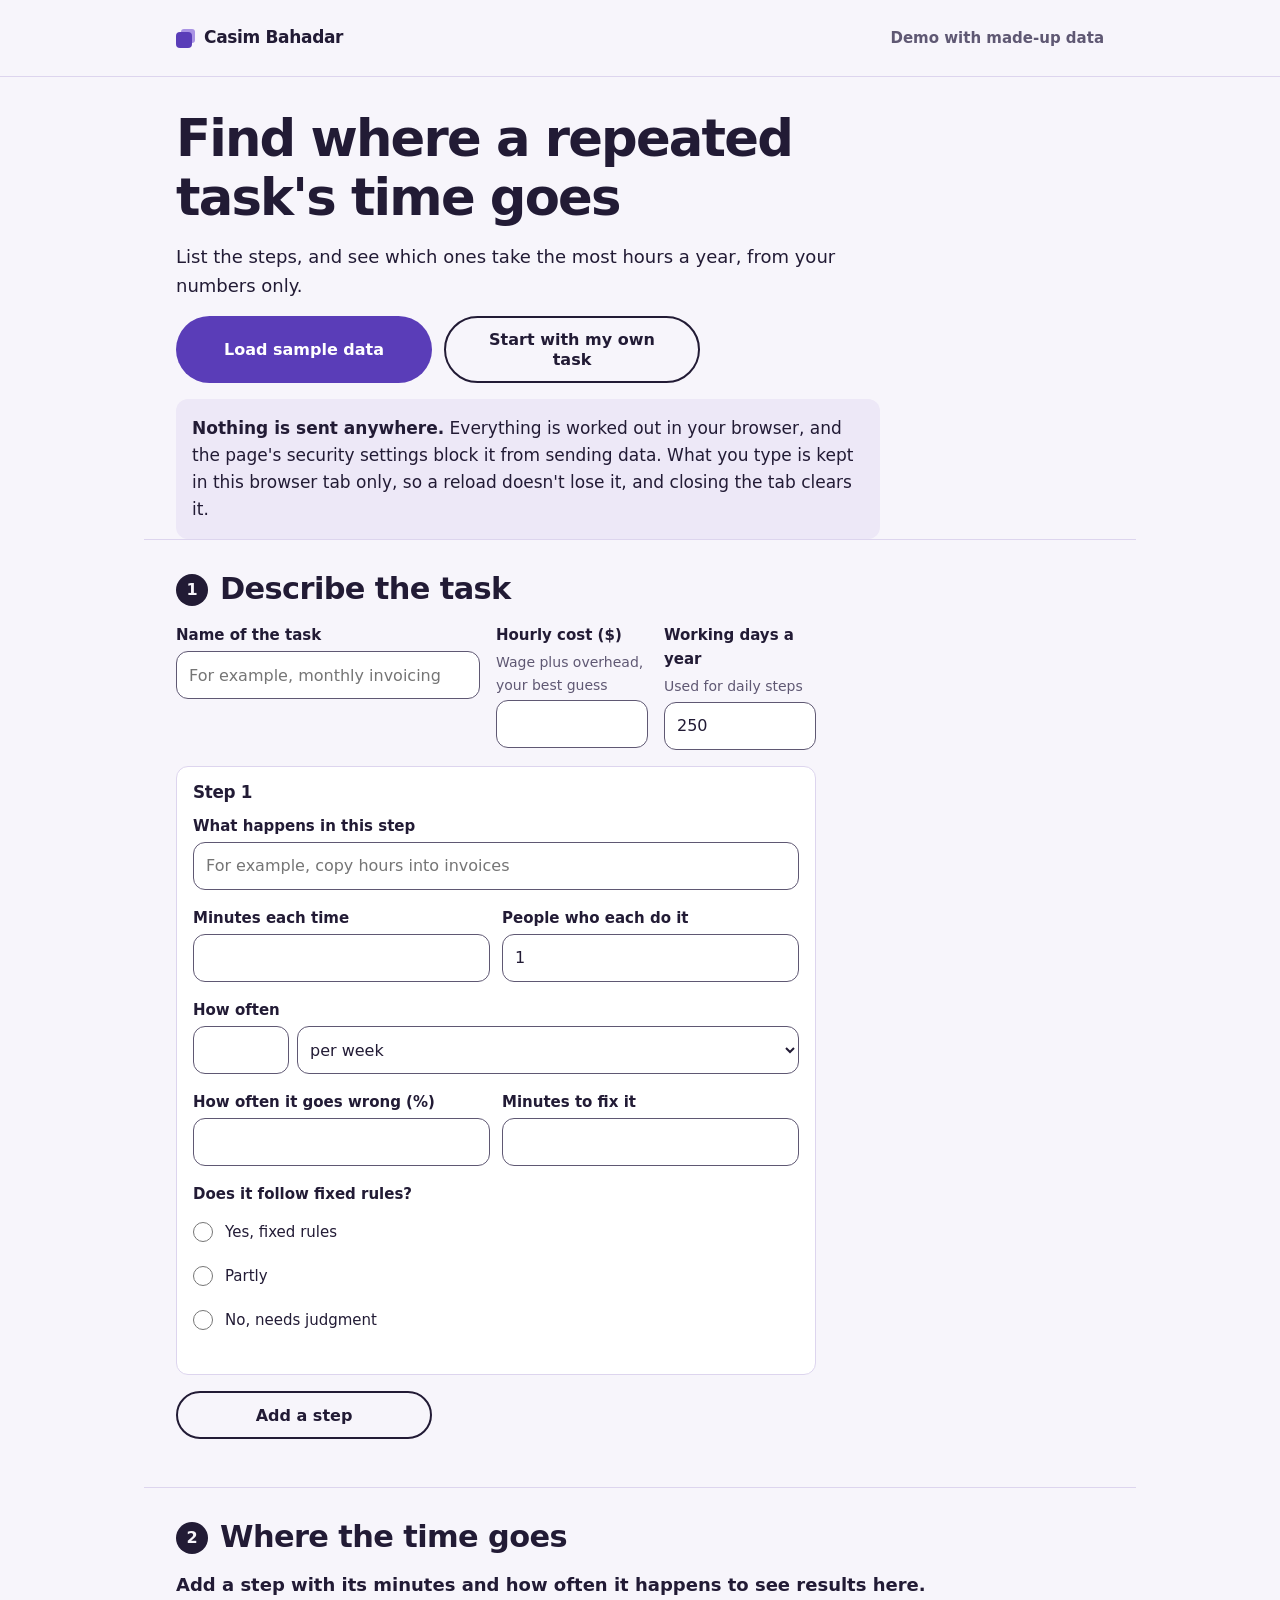
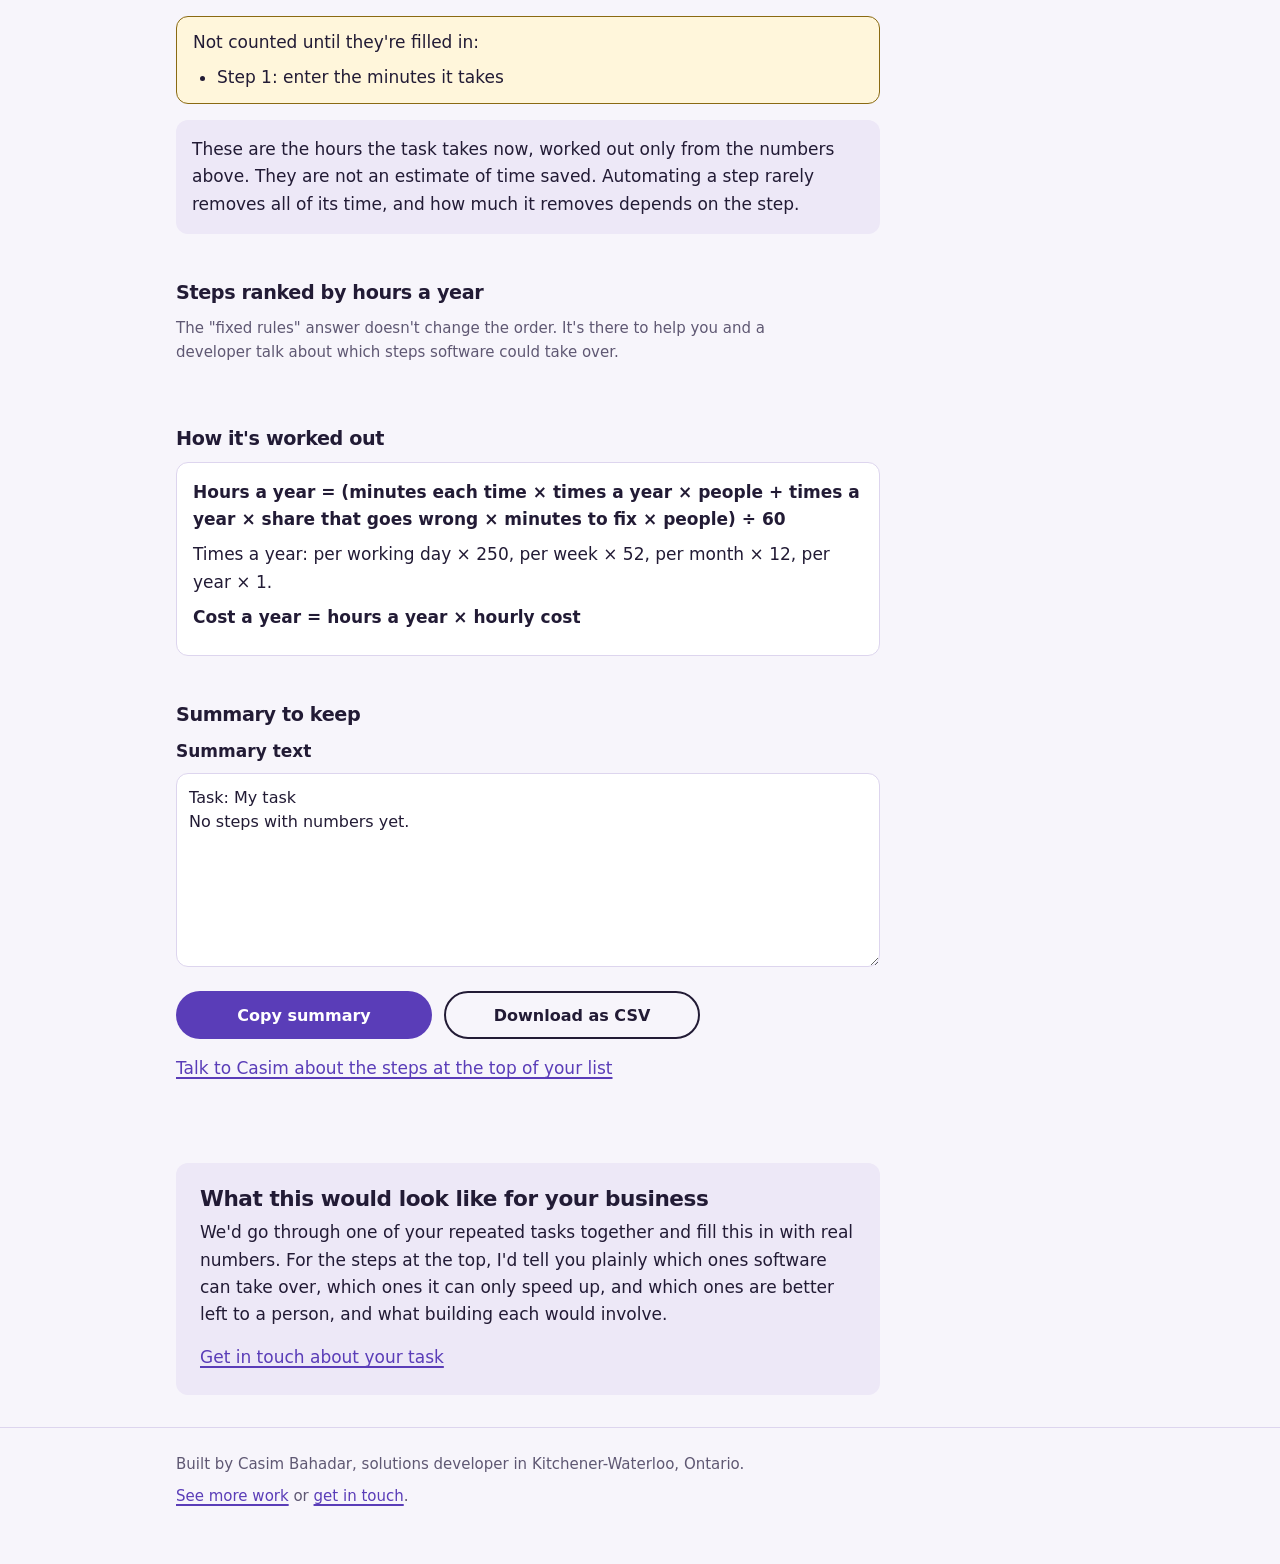
<file: index.html>
<!doctype html>
<html lang="en">
<head>
<meta charset="utf-8">
<meta name="viewport" content="width=device-width, initial-scale=1, viewport-fit=cover">
<title>Workflow time audit demo | Casim Bahadar</title>
<meta name="description" content="List the steps of a task you repeat and see which steps take the most hours a year, worked out only from your own numbers with the formula shown. Runs in your browser.">
<meta name="theme-color" content="#F7F5FB">
<meta http-equiv="Content-Security-Policy" content="default-src 'none'; script-src 'sha256-L4+sQBGzZB+jmTKMcfZBH7aeTUIJAnOb5QgPOEy5eSM='; style-src 'unsafe-inline' https://fonts.googleapis.com; font-src https://fonts.gstatic.com; img-src data:; connect-src 'none'; base-uri 'none'; form-action 'none'">
<link rel="icon" href="data:image/svg+xml,%3Csvg xmlns=%27http://www.w3.org/2000/svg%27 viewBox=%270 0 16 16%27%3E%3Crect x=%275%27 y=%271%27 width=%2710%27 height=%2710%27 rx=%272%27 fill=%27%23A993E4%27/%3E%3Crect x=%271%27 y=%275%27 width=%2710%27 height=%2710%27 rx=%272%27 fill=%27%235A3DB8%27/%3E%3C/svg%3E">
<link rel="preconnect" href="https://fonts.googleapis.com">
<link rel="preconnect" href="https://fonts.gstatic.com" crossorigin>
<link rel="stylesheet" href="https://fonts.googleapis.com/css2?family=Schibsted+Grotesk:wght@400..900&display=swap">
<style>

/* Tokens. Spacing sits on a 4px scale, radii on three sizes. */
:root {
  --paper: #F7F5FB; --mist: #EDE8F7; --lav: #D8CCF3; --violet: #5A3DB8; --violet-deep: #432C93;
  --ink: #221B35; --slate: #5F5873; --line: #DDD5EE; --error: #A32A3C; --error-bg: #FBEAEE; --changed-bg: #FFF6DB;
  --s1: 0.25rem; --s2: 0.5rem; --s3: 0.75rem; --s4: 1rem; --s6: 1.5rem; --s8: 2rem; --s12: 3rem; --s16: 4rem;
  --r-sm: 4px; --r-md: 12px; --r-pill: 999px;
  --gutter: var(--s4);
  --font: "Schibsted Grotesk", ui-sans-serif, system-ui, -apple-system, "Segoe UI", Roboto, Arial, sans-serif;
  color-scheme: light;
}
@media (min-width: 40rem) { :root { --gutter: var(--s8); } }
*, *::before, *::after { box-sizing: border-box; }
html { -webkit-text-size-adjust: 100%; }
body {
  margin: 0; background: var(--paper); color: var(--ink); font-family: var(--font);
  font-size: 1rem; line-height: 1.6; -webkit-font-smoothing: antialiased;
  padding: env(safe-area-inset-top, 0px) env(safe-area-inset-right, 0px) env(safe-area-inset-bottom, 0px) env(safe-area-inset-left, 0px);
}
@media (min-width: 40rem) { body { font-size: 1.0625rem; } }
h1, h2, h3, h4 { margin: 0 0 var(--s3); line-height: 1.15; letter-spacing: -0.02em; text-wrap: balance; }
h1 { font-size: clamp(2rem, 1.4rem + 3vw, 3.2rem); font-weight: 850; letter-spacing: -0.035em; margin-bottom: var(--s4); }
h2 { font-size: clamp(1.4rem, 1.1rem + 1.2vw, 1.9rem); font-weight: 800; margin: 0; }
h3 { font-size: 1.2rem; font-weight: 750; margin-top: var(--s12); }
h4 { font-size: 1.05rem; font-weight: 750; margin-bottom: var(--s1); }
p { margin: 0 0 var(--s4); max-width: 64ch; }
a { color: var(--violet); text-decoration-thickness: 1.5px; text-underline-offset: 0.2em; }
@media (hover: hover) { a:hover { color: var(--violet-deep); } }
:focus-visible { outline: 3px solid var(--violet); outline-offset: 3px; border-radius: var(--r-sm); }
.wrap { max-width: 62rem; margin-inline: auto; padding-inline: var(--gutter); }
.sr-only { position: absolute; width: 1px; height: 1px; padding: 0; margin: -1px; overflow: hidden; clip: rect(0 0 0 0); white-space: nowrap; border: 0; }

.topbar { border-bottom: 1px solid var(--line); }
.topbar .wrap { display: flex; align-items: center; justify-content: space-between; gap: var(--s3); flex-wrap: wrap; padding-block: var(--s4); }
.wordmark { display: inline-flex; align-items: center; gap: var(--s3); min-height: 2.75rem; color: var(--ink); font-weight: 800; letter-spacing: -0.02em; text-decoration: none; }
.mark { width: 1rem; height: 1rem; border-radius: var(--r-sm); background: var(--violet); box-shadow: 4px -4px 0 -1px #A993E4; margin-top: var(--s1); }
.demo-flag { font-size: 0.9375rem; font-weight: 650; color: var(--slate); }

.intro { padding-block: var(--s8) var(--s6); }
.lede { font-size: 1.125rem; }
.privacy { max-width: 44rem; margin: 0; padding: var(--s4); background: var(--mist); border-radius: var(--r-md); }
.privacy p { margin: 0; }
.privacy strong { font-weight: 750; }

.step { padding-block: var(--s8); border-top: 1px solid var(--line); }
.step-head { display: flex; align-items: center; gap: var(--s3); margin-bottom: var(--s4); }
.step-num { flex: none; display: inline-grid; place-items: center; width: 2rem; height: 2rem; border-radius: var(--r-pill); background: var(--ink); color: var(--paper); font-weight: 800; font-size: 1rem; }
.muted { color: var(--slate); }
.small { font-size: 0.9375rem; }

/* One button system. Groups decide width: full width stacked on phones, equal widths in a row. */
.btn {
  display: inline-flex; align-items: center; justify-content: center; text-align: center;
  min-height: 3rem; padding: var(--s3) var(--s6);
  border: 2px solid transparent; border-radius: var(--r-pill);
  font: inherit; font-size: 1rem; font-weight: 650; line-height: 1.2; text-decoration: none; cursor: pointer;
}
.btn-primary { background: var(--violet); color: #fff; }
.btn-quiet { border-color: var(--ink); color: var(--ink); background: transparent; }
@media (hover: hover) {
  .btn-primary:hover { background: var(--violet-deep); color: #fff; }
  .btn-quiet:hover { background: var(--ink); color: var(--paper); }
}
.btn[disabled] { opacity: 0.45; cursor: not-allowed; }
.actions { display: flex; flex-direction: column; gap: var(--s3); margin-block: var(--s4); }
.actions > .btn { width: 100%; }
@media (min-width: 40rem) {
  .actions { flex-direction: row; flex-wrap: wrap; }
  .actions > .btn { flex: 1 1 0; width: auto; max-width: 16rem; }
}

details { margin-top: var(--s4); }
summary { cursor: pointer; font-weight: 650; color: var(--violet); min-height: 2.75rem; display: flex; align-items: center; }
textarea { width: 100%; min-height: 10rem; font: 1rem/1.5 ui-monospace, "SF Mono", Menlo, Consolas, monospace; padding: var(--s3); border: 1.5px solid var(--slate); border-radius: var(--r-md); background: #fff; color: var(--ink); }
label.block { display: block; font-weight: 650; margin-bottom: var(--s2); }
select { font: inherit; font-size: 1rem; min-height: 2.75rem; padding: var(--s1) var(--s2); border: 1.5px solid var(--slate); border-radius: var(--r-md); background: #fff; color: var(--ink); max-width: 100%; }
input[type="checkbox"], input[type="radio"] { width: 1.25rem; height: 1.25rem; accent-color: var(--violet); margin: 0; flex: none; }

.status { font-weight: 650; margin: var(--s3) 0 0; }
.alert { margin-top: var(--s4); padding: var(--s3) var(--s4); border-radius: var(--r-md); background: var(--error-bg); color: var(--error); font-weight: 650; border: 1.5px solid var(--error); }
.info { margin-top: var(--s4); padding: var(--s3) var(--s4); border-radius: var(--r-md); background: var(--mist); }
.alert:empty, .info:empty { display: none; }
.stale { margin: 0 0 var(--s6); padding: var(--s3) var(--s4); border-radius: var(--r-md); background: var(--changed-bg); border: 1.5px solid #8A6A12; font-weight: 650; }

.scroll { overflow-x: auto; -webkit-overflow-scrolling: touch; border: 1px solid var(--line); border-radius: var(--r-md); background: #fff; }
table { border-collapse: collapse; width: 100%; font-size: 0.9375rem; }
th, td { text-align: left; padding: var(--s3) var(--s4); border-bottom: 1px solid var(--line); vertical-align: top; }
th { background: var(--mist); font-weight: 700; white-space: nowrap; }
tr:last-child td, tr:last-child th { border-bottom: 0; }
td.num { font-variant-numeric: tabular-nums; white-space: nowrap; }
.check { display: flex; align-items: center; gap: var(--s2); min-height: 2.75rem; cursor: pointer; }
.map-table td { vertical-align: middle; }
.ws { display: inline-block; min-width: 0.6em; color: var(--violet); font-weight: 700; }
.empty-val { color: var(--slate); font-style: italic; }

fieldset { border: 0; padding: 0; margin: var(--s6) 0 0; }
legend { font-weight: 700; margin-bottom: var(--s2); padding: 0; }
.radio { display: flex; align-items: center; gap: var(--s3); min-height: 2.75rem; }

.summary-line { font-size: 1.125rem; font-weight: 600; max-width: 60ch; }
.summary-line b { font-weight: 850; }
.jump { display: flex; flex-wrap: wrap; gap: var(--s2) var(--s4); margin: 0; padding: 0; list-style: none; }
.jump a { display: inline-flex; align-items: center; min-height: 2.75rem; font-weight: 650; }

.cellmap { margin: 0; }
.cellmap svg { display: block; max-width: 100%; height: auto; }
.legend { display: flex; flex-wrap: wrap; gap: var(--s2) var(--s6); margin: var(--s3) 0 0; padding: 0; list-style: none; font-size: 0.9375rem; }
.legend li { display: flex; align-items: center; gap: var(--s2); }
.sw { width: 1rem; height: 1rem; border-radius: var(--r-sm); display: inline-block; }
.sw-same { background: var(--line); }
.sw-changed { background: var(--violet); }
.sw-flag { background: var(--error); background-image: repeating-linear-gradient(45deg, transparent 0 2px, rgba(255,255,255,.55) 2px 4px); }
figcaption { font-size: 0.9375rem; color: var(--slate); margin-top: var(--s2); }

.charts { display: grid; gap: 0 var(--s12); }
.charts > div { min-width: 0; }
@media (min-width: 52rem) { .charts { grid-template-columns: 1fr 1fr; } }
.bars { display: grid; gap: var(--s3); max-width: 40rem; }
.bar-row { display: grid; grid-template-columns: 1fr 2.5rem; align-items: center; gap: var(--s1) var(--s3); font-size: 0.9375rem; }
.bar-row .bar-track { grid-column: 1 / -1; grid-row: 2; }
.bar-track { display: block; height: 1rem; background: var(--mist); border-radius: var(--r-pill); overflow: hidden; }
.bar-fill { display: block; height: 100%; background: var(--violet); border-radius: var(--r-pill); }
.bars.problems .bar-fill { background: var(--error); }
.bar-row .n { font-weight: 800; font-variant-numeric: tabular-nums; text-align: right; }

.pairs { display: grid; gap: var(--s4); }
.pair { min-width: 0; border: 1.5px solid var(--line); border-radius: var(--r-md); padding: var(--s4); background: #fff; }
.pair.is-merged { border-color: var(--violet); background: var(--mist); }
.pair.is-kept { background: var(--paper); }
.pair .reason { margin: 0 0 var(--s3); color: var(--slate); font-size: 0.9375rem; }
.pair table { table-layout: fixed; font-size: 0.875rem; }
.pair th, .pair td { white-space: normal; overflow-wrap: anywhere; padding: var(--s2) var(--s3); }
.pair thead th:first-child { width: 30%; }
.pair th { overflow-wrap: normal; }
.pair td.diff { background: var(--changed-bg); font-weight: 650; }
.pair .outcome { font-weight: 650; margin: var(--s3) 0 0; }
.kind { display: inline-block; font-size: 0.875rem; font-weight: 700; padding: 0 var(--s2); border-radius: var(--r-pill); background: var(--lav); margin-left: var(--s2); vertical-align: 0.1em; }

.req-text { font-size: 0.9375rem; }
@media (min-width: 40.01rem) { .req-text { position: absolute; width: 1px; height: 1px; overflow: hidden; clip: rect(0 0 0 0); } }
@media (max-width: 40rem) {
  .stack thead, .map-table thead { position: absolute; width: 1px; height: 1px; overflow: hidden; clip: rect(0 0 0 0); }
  .stack tr { display: grid; grid-template-columns: 1fr 1fr; gap: var(--s2) var(--s4); padding: var(--s3) var(--s4); border-bottom: 1px solid var(--line); }
  .stack tr:last-child { border-bottom: 0; }
  .stack td { display: block; padding: 0; border: 0; overflow-wrap: anywhere; }
  .stack td::before { content: attr(data-label); display: block; font-size: 0.875rem; font-weight: 650; color: var(--slate); }
  .stack td:nth-child(n+5) { grid-column: 1 / -1; }
  .stack td:nth-child(1), .stack td:nth-child(2) { font-weight: 750; }
  .stack td:nth-child(1)::before { content: "Row "; display: inline; font: inherit; color: inherit; }
  .stack td:nth-child(2)::before { display: none; }
  .stack td.num { white-space: normal; }
  .stack-wrap.scroll, .map-wrap.scroll { overflow-x: visible; }
  .map-table tr { display: grid; grid-template-columns: 1fr auto; align-items: center; gap: var(--s1) var(--s4); padding: var(--s3) var(--s4); border-bottom: 1px solid var(--line); }
  .map-table tr:last-child { border-bottom: 0; }
  .map-table th { grid-column: 1 / -1; background: none; padding: 0; border: 0; white-space: normal; }
  .map-table td { padding: 0; border: 0; }
  .map-table td:last-child { grid-column: 1 / -1; font-size: 0.875rem; color: var(--slate); overflow-wrap: anywhere; }
  .map-table td:last-child::before { content: "First value: "; }
  .map-table select { width: 100%; }
}

.biz { margin-block: var(--s8); }
.biz-box { max-width: 44rem; padding: var(--s6); background: var(--mist); border-radius: var(--r-md); }
.biz-box h2 { font-size: 1.35rem; margin-bottom: var(--s2); }
.biz-box p:last-child { margin-bottom: 0; }
footer { border-top: 1px solid var(--line); padding-block: var(--s6) var(--s12); font-size: 0.9375rem; color: var(--slate); }
footer p { margin: 0 0 var(--s2); }

[hidden] { display: none !important; }
@media (prefers-reduced-motion: reduce) { * { scroll-behavior: auto !important; transition: none !important; animation: none !important; } }

.restored { margin-top: var(--s4); padding: var(--s3) var(--s4); border-radius: var(--r-md); background: var(--mist); display: flex; flex-wrap: wrap; align-items: center; justify-content: space-between; gap: var(--s2); }
.restored p { margin: 0; font-weight: 650; }

/* Demo 4 additions */
.scroll { position: relative; }
.intro-short { padding-bottom: 0; }
.field { margin: 0 0 var(--s4); }
.field > label, fieldset.field > legend { display: block; font-weight: 700; margin-bottom: var(--s1); font-size: 0.9375rem; }
.help { display: block; font-size: 0.875rem; color: var(--slate); margin-bottom: var(--s1); }
input[type="text"] { width: 100%; font: inherit; font-size: 1rem; min-height: 3rem; padding: var(--s2) var(--s3); border: 1.5px solid var(--slate); border-radius: var(--r-md); background: #fff; color: var(--ink); }
select.full { width: 100%; min-height: 3rem; }
[aria-invalid="true"] { border-color: var(--error) !important; border-width: 2px !important; }
.err { display: block; color: var(--error); font-weight: 650; font-size: 0.875rem; margin-top: var(--s1); }
.err:empty { display: none; }
.grid2 { display: grid; grid-template-columns: 1fr 1fr; gap: 0 var(--s3); align-items: end; }
.grid2 > .field { min-width: 0; }
.settings { display: grid; gap: 0 var(--s4); max-width: 40rem; }
@media (min-width: 40rem) { .settings { grid-template-columns: 2fr 1fr 1fr; } }
.steps { list-style: none; margin: 0; padding: 0; display: grid; gap: var(--s4); max-width: 40rem; }
.step-card { padding: var(--s4); border: 1.5px solid var(--line); border-radius: var(--r-md); background: #fff; }
.step-card h3 { margin: 0 0 var(--s3); font-size: 1.05rem; }
.often { display: grid; grid-template-columns: 6rem 1fr; gap: var(--s2); }
.field > .label { display: block; font-weight: 700; margin-bottom: var(--s1); font-size: 0.9375rem; }
.rules-choice { display: grid; gap: 0; }
.choice, .field > label.choice { display: flex; align-items: center; gap: var(--s3); min-height: 2.75rem; font-size: 0.9375rem; font-weight: 500; margin: 0; }
.step-card .actions { margin-bottom: 0; }
.undo { margin: var(--s4) 0 0; padding: var(--s3) var(--s4); border-radius: var(--r-md); background: var(--mist); display: flex; flex-wrap: wrap; align-items: center; justify-content: space-between; gap: var(--s2); max-width: 40rem; }
.undo p { margin: 0; }
.total-line { font-size: 1.125rem; font-weight: 600; max-width: 60ch; }
.total-line b { font-weight: 850; }
.honest { max-width: 44rem; padding: var(--s4); background: var(--mist); border-radius: var(--r-md); }
.honest p { margin: 0; }
.ranked { list-style: none; margin: 0; padding: 0; display: grid; gap: var(--s4); max-width: 44rem; }
.rank-item { display: grid; grid-template-columns: 2rem 1fr; gap: var(--s1) var(--s3); padding: var(--s4); border: 1.5px solid var(--line); border-radius: var(--r-md); background: #fff; }
.rank-num { grid-row: span 3; display: inline-grid; place-items: center; width: 2rem; height: 2rem; border-radius: var(--r-pill); background: var(--ink); color: var(--paper); font-weight: 800; }
.rank-item h4 { margin: 0; font-size: 1.05rem; overflow-wrap: anywhere; }
.rank-figs { display: flex; flex-wrap: wrap; gap: var(--s1) var(--s4); font-variant-numeric: tabular-nums; }
.rank-figs b { font-weight: 850; }
.rank-bar { height: 0.75rem; background: var(--mist); border-radius: var(--r-pill); overflow: hidden; }
.rank-bar span { display: block; height: 100%; background: var(--violet); border-radius: var(--r-pill); }
.rank-how { grid-column: 2; font-size: 0.875rem; color: var(--slate); margin: 0; }
.tag { display: inline-block; font-size: 0.875rem; font-weight: 700; padding: 0 var(--s2); border-radius: var(--r-md); background: var(--lav); }
.formula { max-width: 44rem; padding: var(--s4); border: 1.5px solid var(--line); border-radius: var(--r-md); background: #fff; }
.formula p { margin: 0 0 var(--s2); }
.formula p:last-child { margin: 0; }
.formula code { font-family: inherit; font-weight: 700; }
.summary-box { width: 100%; max-width: 44rem; min-height: 12rem; font: inherit; font-size: 1rem; line-height: 1.5; padding: var(--s3); border: 1.5px solid var(--line); border-radius: var(--r-md); background: #fff; color: var(--ink); }
.excluded { max-width: 44rem; padding: var(--s3) var(--s4); border-radius: var(--r-md); background: var(--changed-bg); border: 1.5px solid #8A6A12; }
.excluded p { margin: 0; }
.excluded ul { margin: var(--s2) 0 0; padding-left: var(--s6); }
</style>
</head>
<body>
<header class="topbar">
  <div class="wrap">
    <a class="wordmark" href="https://casimbahadar.github.io/"><span class="mark" aria-hidden="true"></span>Casim Bahadar</a>
    <span class="demo-flag">Demo with made-up data</span>
  </div>
</header>

<main id="main">
  <div class="wrap intro intro-short">
    <h1>Find where a repeated task's time goes</h1>
    <p class="lede">List the steps, and see which ones take the most hours a year, from your numbers only.</p>
    <div class="actions">
      <button class="btn btn-primary" id="btn-sample" type="button">Load sample data</button>
      <button class="btn btn-quiet" id="btn-start" type="button">Start with my own task</button>
    </div>
    <div class="privacy"><p><strong>Nothing is sent anywhere.</strong> Everything is worked out in your browser, and the page's security settings block it from sending data. What you type is kept in this browser tab only, so a reload doesn't lose it, and closing the tab clears it.</p></div>
    <div class="restored" id="restored" role="status" hidden><p>Your task from earlier in this tab is back.</p><button class="btn btn-quiet" id="btn-fresh" type="button">Start a new blank task</button></div>
  </div>

  <section class="wrap step" aria-labelledby="h-steps">
    <div class="step-head"><span class="step-num" aria-hidden="true">1</span><h2 id="h-steps" tabindex="-1">Describe the task</h2></div>
    <div class="settings">
      <div class="field"><label for="f-process">Name of the task</label><input type="text" id="f-process" autocomplete="off" placeholder="For example, monthly invoicing"></div>
      <div class="field"><label for="f-rate">Hourly cost ($)</label><span class="help" id="h-rate">Wage plus overhead, your best guess</span><input type="text" id="f-rate" inputmode="decimal" autocomplete="off" aria-describedby="h-rate e-rate"><span class="err" id="e-rate"></span></div>
      <div class="field"><label for="f-days">Working days a year</label><span class="help" id="h-days">Used for daily steps</span><input type="text" id="f-days" inputmode="numeric" autocomplete="off" value="250" aria-describedby="h-days e-days"><span class="err" id="e-days"></span></div>
    </div>
    <ol class="steps" id="steps"></ol>
    <div class="undo" id="undo" hidden><p id="undo-text"></p><button class="btn btn-quiet" id="btn-undo" type="button">Undo</button></div>
    <div class="actions" style="max-width: 40rem"><button class="btn btn-quiet" id="btn-add" type="button">Add a step</button></div>
  </section>

  <section class="wrap step" aria-labelledby="h-results">
    <div class="step-head"><span class="step-num" aria-hidden="true">2</span><h2 id="h-results" tabindex="-1">Where the time goes</h2></div>
    <p class="total-line" id="total" aria-live="polite"></p>
    <div class="excluded" id="excluded" hidden></div>
    <div class="honest" style="margin-top: var(--s4)"><p>These are the hours the task takes now, worked out only from the numbers above. They are not an estimate of time saved. Automating a step rarely removes all of its time, and how much it removes depends on the step.</p></div>

    <h3>Steps ranked by hours a year</h3>
    <p class="small muted">The "fixed rules" answer doesn't change the order. It's there to help you and a developer talk about which steps software could take over.</p>
    <ol class="ranked" id="ranked"></ol>

    <h3>How it's worked out</h3>
    <div class="formula" id="formula">
      <p><code>Hours a year = (minutes each time × times a year × people + times a year × share that goes wrong × minutes to fix × people) ÷ 60</code></p>
      <p>Times a year: per working day × <span id="days-echo">250</span>, per week × 52, per month × 12, per year × 1.</p>
      <p><code>Cost a year = hours a year × hourly cost</code></p>
      <p id="worked"></p>
    </div>

    <h3>Summary to keep</h3>
    <label class="block" for="summary">Summary text</label>
    <textarea class="summary-box" id="summary" readonly></textarea>
    <div class="actions">
      <button class="btn btn-primary" id="btn-copy" type="button">Copy summary</button>
      <button class="btn btn-quiet" id="btn-csv" type="button">Download as CSV</button>
    </div>
    <p class="small muted" id="copied" role="status"></p>
    <p><a href="https://casimbahadar.github.io/contact.html">Talk to Casim about the steps at the top of your list</a></p>
    <p class="sr-only" id="announce" aria-live="polite"></p>
  </section>

  <aside class="wrap biz" aria-labelledby="h-biz">
    <div class="biz-box">
      <h2 id="h-biz">What this would look like for your business</h2>
      <p>We'd go through one of your repeated tasks together and fill this in with real numbers. For the steps at the top, I'd tell you plainly which ones software can take over, which ones it can only speed up, and which ones are better left to a person, and what building each would involve.</p>
      <p><a href="https://casimbahadar.github.io/contact.html">Get in touch about your task</a></p>
    </div>
  </aside>
</main>

<footer>
  <div class="wrap">
    <p>Built by Casim Bahadar, solutions developer in Kitchener-Waterloo, Ontario.</p>
    <p><a href="https://casimbahadar.github.io/work.html">See more work</a> or <a href="https://casimbahadar.github.io/contact.html">get in touch</a>.</p>
  </div>
</footer>
<script>/* CORE-START: pure functions, no page access. Tests call these through window.Audit. */
const Audit = (() => {
  const PERIODS = [["day", "per working day"], ["week", "per week"], ["month", "per month"], ["year", "per year"]];
  const RULES = [["yes", "Yes, fixed rules"], ["partly", "Partly"], ["no", "No, needs judgment"]];
  const RULE_TAG = { yes: "Follows fixed rules", partly: "Partly fixed rules", no: "Needs judgment", "": "Rules not answered" };

  // Numbers as people type them: "1,5" and "1.5" both work; "$" and "%" are ignored.
  function num(s) {
    let v = String(s == null ? "" : s).trim().replace(/[\s$%]/g, "");
    if (v === "") return null;
    if (/^\d+,\d+$/.test(v)) v = v.replace(",", ".");
    v = v.replace(/,/g, "");
    return /^\d+(\.\d+)?$/.test(v) ? parseFloat(v) : NaN;
  }
  function perYear(count, per, days) {
    return count * ({ day: days, week: 52, month: 12, year: 1 }[per] || 0);
  }
  function checkSettings(rate, days) {
    const e = {}, r = num(rate), d = num(days);
    if (r === null) e.rate = "Enter an hourly cost, like 35.";
    else if (Number.isNaN(r)) e.rate = "Enter a number, like 35.";
    if (d === null || Number.isNaN(d) || d < 1 || d > 366 || !Number.isInteger(d)) e.days = "Enter a whole number of days from 1 to 366.";
    return { errors: e, rate: e.rate ? null : r, days: e.days ? null : d };
  }
  function checkStep(s) {
    const e = {}, v = {};
    const need = (k, label) => { const x = num(s[k]); if (x === null) e[k] = "Enter " + label + "."; else if (Number.isNaN(x)) e[k] = "Enter a number."; return x; };
    v.minutes = need("minutes", "the minutes it takes");
    if (!e.minutes && v.minutes <= 0) e.minutes = "Enter more than 0 minutes.";
    v.count = need("count", "how many times");
    if (!e.count && v.count <= 0) e.count = "Enter more than 0.";
    const p = num(s.people);
    v.people = p === null ? 1 : p;
    if (Number.isNaN(p) || (p !== null && (p < 1 || !Number.isInteger(p)))) e.people = "Enter a whole number, 1 or more.";
    const w = num(s.wrong);
    v.wrong = w === null ? 0 : w;
    if (Number.isNaN(w) || (w !== null && w > 100)) e.wrong = "Enter a percentage from 0 to 100.";
    const f = num(s.fix);
    v.fix = f === null ? 0 : f;
    if (Number.isNaN(f)) e.fix = "Enter a number.";
    if (!e.wrong && !e.fix && v.wrong > 0 && v.fix === 0) e.fix = "Enter how long a fix takes, or set the percentage to 0.";
    return { errors: e, value: v };
  }
  // All arithmetic is kept in minutes and only divided by 60 at the end.
  function stepMinutes(v, per, days) {
    const runs = perYear(v.count, per, days);
    const base = v.minutes * runs * v.people;
    const fixes = runs * (v.wrong / 100) * v.fix * v.people;
    return { runs, base, fixes, total: base + fixes };
  }
  function compute(state) {
    const set = checkSettings(state.rate, state.days);
    const rows = [], excluded = [];
    state.steps.forEach((s, i) => {
      const c = checkStep(s);
      const name = String(s.name || "").trim() || "Step " + (i + 1);
      if (Object.keys(c.errors).length) { excluded.push({ index: i, name, errors: c.errors }); return; }
      if (set.days === null && s.per === "day") { excluded.push({ index: i, name, errors: { days: "needs a valid number of working days" } }); return; }
      const m = stepMinutes(c.value, s.per, set.days || 0);
      rows.push({ index: i, name, rules: s.rules || "", per: s.per, v: c.value, runs: m.runs, base: m.base, fixes: m.fixes, minutes: m.total, hours: m.total / 60 });
    });
    rows.sort((a, b) => b.minutes - a.minutes || a.index - b.index);
    const totalHours = rows.reduce((t, r) => t + r.hours, 0);
    return { rows, excluded, totalHours, rate: set.rate, days: set.days, settingsErrors: set.errors };
  }
  const h1 = h => (Math.round(h * 10) / 10).toLocaleString("en-CA", { minimumFractionDigits: 1, maximumFractionDigits: 1 });
  const money = x => "$" + (Math.round(x * 100) / 100).toLocaleString("en-CA", { minimumFractionDigits: 2, maximumFractionDigits: 2 });
  const trim = x => String(Math.round(x * 100) / 100);
  function howText(r) {
    const people = r.v.people === 1 ? "1 person" : r.v.people + " people";
    let s = "(" + trim(r.v.minutes) + " min × " + trim(r.runs) + " times × " + people;
    if (r.fixes > 0) s += " + " + trim(r.runs) + " × " + trim(r.v.wrong) + "% × " + trim(r.v.fix) + " min × " + people;
    return s + ") ÷ 60 = " + h1(r.hours) + " hours";
  }
  function summary(state, res, url) {
    const name = String(state.process || "").trim() || "My task";
    const lines = ["Task: " + name];
    if (!res.rows.length) return lines.concat(["No steps with numbers yet."]).join("\n");
    lines.push("Time it takes now: " + h1(res.totalHours) + " hours a year" + (res.rate !== null ? ", about " + money(res.totalHours * res.rate) + " at " + money(res.rate) + " an hour" : "") + ".");
    lines.push("", "Steps by hours a year:");
    res.rows.forEach((r, i) => lines.push((i + 1) + ". " + r.name + ": " + h1(r.hours) + " hours" + (res.rate !== null ? " (" + money(r.hours * res.rate) + ")" : "") + ". " + RULE_TAG[r.rules] + "."));
    lines.push("", "These numbers come only from what I entered. They show time spent now, not time saved.", "Worked out with " + url);
    return lines.join("\n");
  }
  const CSV_HEAD = ["Rank", "Step", "Minutes each time", "How many times", "How often", "Times a year", "People", "Goes wrong (%)", "Minutes to fix", "Hours a year", "Cost a year", "Follows fixed rules"];
  function toCSV(res) {
    const cell = x => { let s = String(x); if (/^[=+\-@\t\r]/.test(s)) s = "'" + s; return /[",\r\n]|^\s|\s$/.test(s) ? '"' + s.replace(/"/g, '""') + '"' : s; };
    const per = k => (PERIODS.find(p => p[0] === k) || ["", ""])[1];
    const rows = res.rows.map((r, i) => [i + 1, r.name, trim(r.v.minutes), trim(r.v.count), per(r.per), trim(r.runs), r.v.people, trim(r.v.wrong), trim(r.v.fix),
      (Math.round(r.hours * 100) / 100).toFixed(2), res.rate !== null ? (Math.round(r.hours * res.rate * 100) / 100).toFixed(2) : "", { yes: "Yes", partly: "Partly", no: "No", "": "" }[r.rules]]);
    return [CSV_HEAD, ...rows].map(r => r.map(cell).join(",")).join("\r\n") + "\r\n";
  }
  const SAMPLE = {
    process: "Monthly customer invoicing", rate: "35", days: "250",
    steps: [
      { name: "Export hours from the timesheet app", minutes: "15", count: "1", per: "month", people: "1", wrong: "5", fix: "30", rules: "yes" },
      { name: "Copy hours into the invoice template", minutes: "6", count: "40", per: "month", people: "1", wrong: "10", fix: "15", rules: "yes" },
      { name: "Answer billing questions in the shared inbox", minutes: "6", count: "1", per: "day", people: "1", wrong: "", fix: "", rules: "partly" },
      { name: "Email invoices to customers", minutes: "2", count: "40", per: "month", people: "1", wrong: "2", fix: "10", rules: "yes" },
      { name: "Chase late payments by phone", minutes: "10", count: "3", per: "week", people: "1", wrong: "", fix: "", rules: "partly" },
      { name: "Monthly review meeting", minutes: "45", count: "1", per: "month", people: "3", wrong: "", fix: "", rules: "no" }
    ]
  };
  return { PERIODS, RULES, RULE_TAG, num, perYear, checkStep, checkSettings, compute, summary, toCSV, howText, h1, money, SAMPLE };
})();
window.Audit = Audit;
/* CORE-END */

(() => {
  const $ = id => document.getElementById(id);
  const esc = s => String(s).replace(/[&<>"']/g, c => ({ "&": "&amp;", "<": "&lt;", ">": "&gt;", '"': "&quot;", "'": "&#39;" }[c]));
  const URL_SELF = "https://casimbahadar.github.io/time-audit/";
  const blank = () => ({ name: "", minutes: "", count: "", per: "week", people: "1", wrong: "", fix: "", rules: "" });
  let seq = 0;
  const withId = s => Object.assign({ id: "s" + (++seq) }, s);
  const state = { process: "", rate: "", days: "250", steps: [withId(blank())] };
  let removed = null;

  function stepCard(s, i) {
    const f = (key, label, help, mode) => {
      const id = key + "-" + s.id;
      return '<div class="field"><label for="' + id + '">' + label + "</label>" + (help ? '<span class="help" id="h' + id + '">' + help + "</span>" : "") +
        '<input type="text" id="' + id + '" data-step="' + s.id + '" data-key="' + key + '" inputmode="' + mode + '" autocomplete="off" value="' + esc(s[key]) + '" aria-describedby="' + (help ? "h" + id + " " : "") + "e" + id + '"><span class="err" id="e' + id + '"></span></div>';
    };
    return '<li class="step-card" id="card-' + s.id + '"><h3>Step ' + (i + 1) + "</h3>" +
      '<div class="field"><label for="name-' + s.id + '">What happens in this step</label><input type="text" id="name-' + s.id + '" data-step="' + s.id + '" data-key="name" autocomplete="off" value="' + esc(s.name) + '" placeholder="For example, copy hours into invoices"></div>' +
      '<div class="grid2">' + f("minutes", "Minutes each time", "", "decimal") + f("people", "People who each do it", "", "numeric") + "</div>" +
      '<div class="field"><span class="label" id="lo-' + s.id + '">How often</span><div class="often">' +
      '<input type="text" id="count-' + s.id + '" data-step="' + s.id + '" data-key="count" inputmode="decimal" autocomplete="off" value="' + esc(s.count) + '" aria-labelledby="lo-' + s.id + '" aria-describedby="ecount-' + s.id + '">' +
      '<select class="full" id="per-' + s.id + '" data-step="' + s.id + '" data-key="per" aria-label="How often, period">' + Audit.PERIODS.map(p => '<option value="' + p[0] + '"' + (s.per === p[0] ? " selected" : "") + ">" + p[1] + "</option>").join("") + "</select></div>" +
      '<span class="err" id="ecount-' + s.id + '"></span></div>' +
      '<div class="grid2">' + f("wrong", "How often it goes wrong (%)", "", "decimal") + f("fix", "Minutes to fix it", "", "decimal") + "</div>" +
      '<fieldset class="field rules-choice"><legend>Does it follow fixed rules?</legend>' +
      Audit.RULES.map(r => '<label class="choice"><input type="radio" name="rules-' + s.id + '" value="' + r[0] + '" data-step="' + s.id + '" data-key="rules"' + (s.rules === r[0] ? " checked" : "") + "> " + r[1] + "</label>").join("") + "</fieldset>" +
      (state.steps.length > 1 ? '<div class="actions"><button class="btn btn-quiet" type="button" data-remove="' + s.id + '">Remove step ' + (i + 1) + "</button></div>" : "") + "</li>";
  }
  function renderSteps() {
    $("steps").innerHTML = state.steps.map(stepCard).join("");
    $("f-process").value = state.process; $("f-rate").value = state.rate; $("f-days").value = state.days;
  }

  function showErrors(res) {
    const bad = {};
    res.excluded.forEach(x => { bad[state.steps[x.index].id] = x.errors; });
    for (const s of state.steps) for (const k of ["minutes", "count", "people", "wrong", "fix"]) {
      const msg = (bad[s.id] && bad[s.id][k]) || "", el = $(k + "-" + s.id);
      if (!el) continue;
      const show = msg && (touched.has(s.id + k) || tried) ? msg : "";
      $("e" + k + "-" + s.id).textContent = show;
      if (show) el.setAttribute("aria-invalid", "true"); else el.removeAttribute("aria-invalid");
    }
    for (const k of ["rate", "days"]) {
      const msg = res.settingsErrors[k] && (touched.has(k) || tried) ? res.settingsErrors[k] : "";
      $("e-" + k).textContent = msg;
      if (msg) $("f-" + k).setAttribute("aria-invalid", "true"); else $("f-" + k).removeAttribute("aria-invalid");
    }
  }
  // A field shows its message once the person has left it with something typed, so nothing jumps while typing.
  const touched = new Set();
  const tried = false;

  // Grow a text box to fit its text. Measuring briefly shrinks the page, which can pull the scroll
  // position up, so the position is put back; otherwise a button under the finger could jump away mid-tap.
  function fitHeight(t) {
    const y = window.scrollY;
    t.style.height = "auto";
    t.style.height = (t.scrollHeight + 4) + "px";
    if (window.scrollY !== y) window.scrollTo(0, y);
  }
  function render() {
    const res = Audit.compute(state);
    showErrors(res);
    $("days-echo").textContent = res.days !== null ? res.days : "your working days";
    const rate = res.rate;
    if (!res.rows.length) {
      $("total").textContent = "Add a step with its minutes and how often it happens to see results here.";
      $("ranked").innerHTML = ""; $("worked").textContent = "";
    } else {
      $("total").innerHTML = "This task takes <b>" + Audit.h1(res.totalHours) + " hours a year</b>" + (rate !== null ? ", about <b>" + Audit.money(res.totalHours * rate) + "</b> at " + Audit.money(rate) + " an hour." : ". Enter an hourly cost to see what that time costs.");
      const max = res.rows[0].hours || 1;
      $("ranked").innerHTML = res.rows.map((r, i) =>
        '<li class="rank-item"><span class="rank-num" aria-hidden="true">' + (i + 1) + "</span><h4>" + esc(r.name) + '</h4><div class="rank-figs"><span><b>' + Audit.h1(r.hours) + "</b> hours a year</span>" +
        (rate !== null ? "<span>" + Audit.money(r.hours * rate) + "</span>" : "") + '<span class="tag">' + esc(Audit.RULE_TAG[r.rules]) + "</span></div>" +
        '<div class="rank-bar" aria-hidden="true"><span style="width:' + (r.hours / max * 100).toFixed(1) + '%"></span></div>' +
        '<p class="rank-how">' + esc(Audit.howText(r)) + "</p></li>").join("");
      const top = res.rows[0];
      $("worked").textContent = "For your top step, " + top.name + ": " + Audit.howText(top) + "." + (rate !== null ? " " + Audit.h1(top.hours) + " hours × " + Audit.money(rate) + " = " + Audit.money(top.hours * rate) + " a year." : "");
    }
    if (res.excluded.length) {
      $("excluded").hidden = false;
      $("excluded").innerHTML = "<p>Not counted until they're filled in:</p><ul>" + res.excluded.map(x => "<li>" + esc(x.name) + ": " + esc(Object.values(x.errors)[0].replace(/\.$/, "").toLowerCase()) + "</li>").join("") + "</ul>";
    } else $("excluded").hidden = true;
    const text = Audit.summary(state, res, URL_SELF), sb = $("summary");
    if (sb.value !== text) { sb.value = text; fitHeight(sb); }
    save();
    return res;
  }

  // What's typed is kept in this browser tab only (sessionStorage), so a reload doesn't lose it.
  // Closing the tab clears it. If the browser blocks storage, the page works as before.
  const KEY = "time-audit:v1";
  function save() {
    try { sessionStorage.setItem(KEY, JSON.stringify({ process: state.process, rate: state.rate, days: state.days, steps: state.steps.map(({ id, ...rest }) => rest) })); } catch (e) { /* storage unavailable */ }
  }
  function restore() {
    let d;
    try { d = JSON.parse(sessionStorage.getItem(KEY) || "null"); } catch (e) { return false; }
    const str = v => typeof v === "string" ? v.slice(0, 500) : "";
    if (!d || typeof d !== "object" || !Array.isArray(d.steps) || !d.steps.length) return false;
    const steps = d.steps.slice(0, 5000).filter(x => x && typeof x === "object").map(x => withId(Object.assign(blank(), Object.fromEntries(Object.keys(blank()).map(k => [k, str(x[k])])))));
    if (!steps.length) return false;
    const untouched = !str(d.process) && !str(d.rate) && steps.length === 1 && !Object.entries(steps[0]).some(([k, v]) => k !== "id" && v && v !== blank()[k]);
    if (untouched) return false;
    state.process = str(d.process); state.rate = str(d.rate); state.days = str(d.days) || "250"; state.steps = steps;
    return true;
  }

  $("steps").addEventListener("input", e => {
    const el = e.target, s = state.steps.find(x => x.id === el.dataset.step);
    if (!s) return;
    s[el.dataset.key] = el.value;
    render();
  });
  $("steps").addEventListener("change", e => {
    const el = e.target, s = state.steps.find(x => x.id === el.dataset.step);
    if (!s) return;
    s[el.dataset.key] = el.value;
    render();
  });
  $("steps").addEventListener("focusout", e => {
    const el = e.target;
    if (el.dataset.step && el.dataset.key && el.value !== "") { touched.add(el.dataset.step + el.dataset.key); render(); }
  });
  for (const k of ["process", "rate", "days"]) {
    $("f-" + k).addEventListener("input", () => { state[k] = $("f-" + k).value; render(); });
    if (k !== "process") $("f-" + k).addEventListener("focusout", () => { if ($("f-" + k).value !== "") { touched.add(k); render(); } });
  }

  $("btn-add").addEventListener("click", () => {
    const s = withId(blank());
    state.steps.push(s);
    // Append only the new card. The first card gets its Remove button when there are two.
    if (state.steps.length === 2) renderSteps();
    else $("steps").insertAdjacentHTML("beforeend", stepCard(s, state.steps.length - 1));
    render();
    $("name-" + s.id).focus();
  });
  $("steps").addEventListener("click", e => {
    const b = e.target.closest("[data-remove]");
    if (!b) return;
    const i = state.steps.findIndex(x => x.id === b.dataset.remove);
    removed = { step: state.steps[i], index: i };
    state.steps.splice(i, 1);
    renderSteps(); render();
    $("undo-text").textContent = "Removed " + (removed.step.name.trim() || "step " + (i + 1)) + ".";
    $("undo").hidden = false;
    $("btn-undo").focus();
  });
  $("btn-undo").addEventListener("click", () => {
    if (!removed) return;
    state.steps.splice(removed.index, 0, removed.step);
    const id = removed.step.id; removed = null;
    $("undo").hidden = true;
    renderSteps(); render();
    $("name-" + id).focus();
  });

  function loadSample() {
    state.process = Audit.SAMPLE.process; state.rate = Audit.SAMPLE.rate; state.days = Audit.SAMPLE.days;
    state.steps = Audit.SAMPLE.steps.map(s => withId(Object.assign({}, s)));
    touched.clear(); removed = null; $("undo").hidden = true;
    renderSteps(); render();
  }
  $("btn-sample").addEventListener("click", () => {
    loadSample();
    $("announce").textContent = "Sample task loaded. Results are below the steps.";
    $("h-results").scrollIntoView({ block: "start", behavior: matchMedia("(prefers-reduced-motion: reduce)").matches ? "auto" : "smooth" });
    $("h-results").focus({ preventScroll: true });
  });
  $("btn-start").addEventListener("click", () => {
    $("f-process").focus();
    $("h-steps").scrollIntoView({ block: "start", behavior: matchMedia("(prefers-reduced-motion: reduce)").matches ? "auto" : "smooth" });
  });

  $("btn-copy").addEventListener("click", async () => {
    try {
      await Promise.race([navigator.clipboard.writeText($("summary").value), new Promise((_, no) => setTimeout(() => no(new Error("timeout")), 1500))]);
      $("copied").textContent = "Copied.";
    }
    catch (e) { $("summary").focus(); $("summary").select(); $("copied").textContent = "Copying isn't allowed here. The summary is selected, so you can copy it yourself."; }
  });
  $("btn-csv").addEventListener("click", () => {
    const res = Audit.compute(state);
    if (!res.rows.length) { $("copied").textContent = "There's nothing to download yet. Add a step with its minutes and how often it happens."; return; }
    const blob = new Blob(["\uFEFF" + Audit.toCSV(res)], { type: "text/csv;charset=utf-8" });
    const url = URL.createObjectURL(blob), a = document.createElement("a");
    a.href = url; a.download = "time-audit.csv"; document.body.appendChild(a); a.click(); a.remove();
    setTimeout(() => URL.revokeObjectURL(url), 4000);
  });

  $("btn-fresh").addEventListener("click", () => {
    state.process = ""; state.rate = ""; state.days = "250"; state.steps = [withId(blank())];
    touched.clear(); removed = null; $("undo").hidden = true; $("restored").hidden = true;
    renderSteps(); render();
    $("f-process").focus();
  });

  if (restore()) $("restored").hidden = false;
  renderSteps();
  render();
})();
</script>
</body>
</html>
</file>
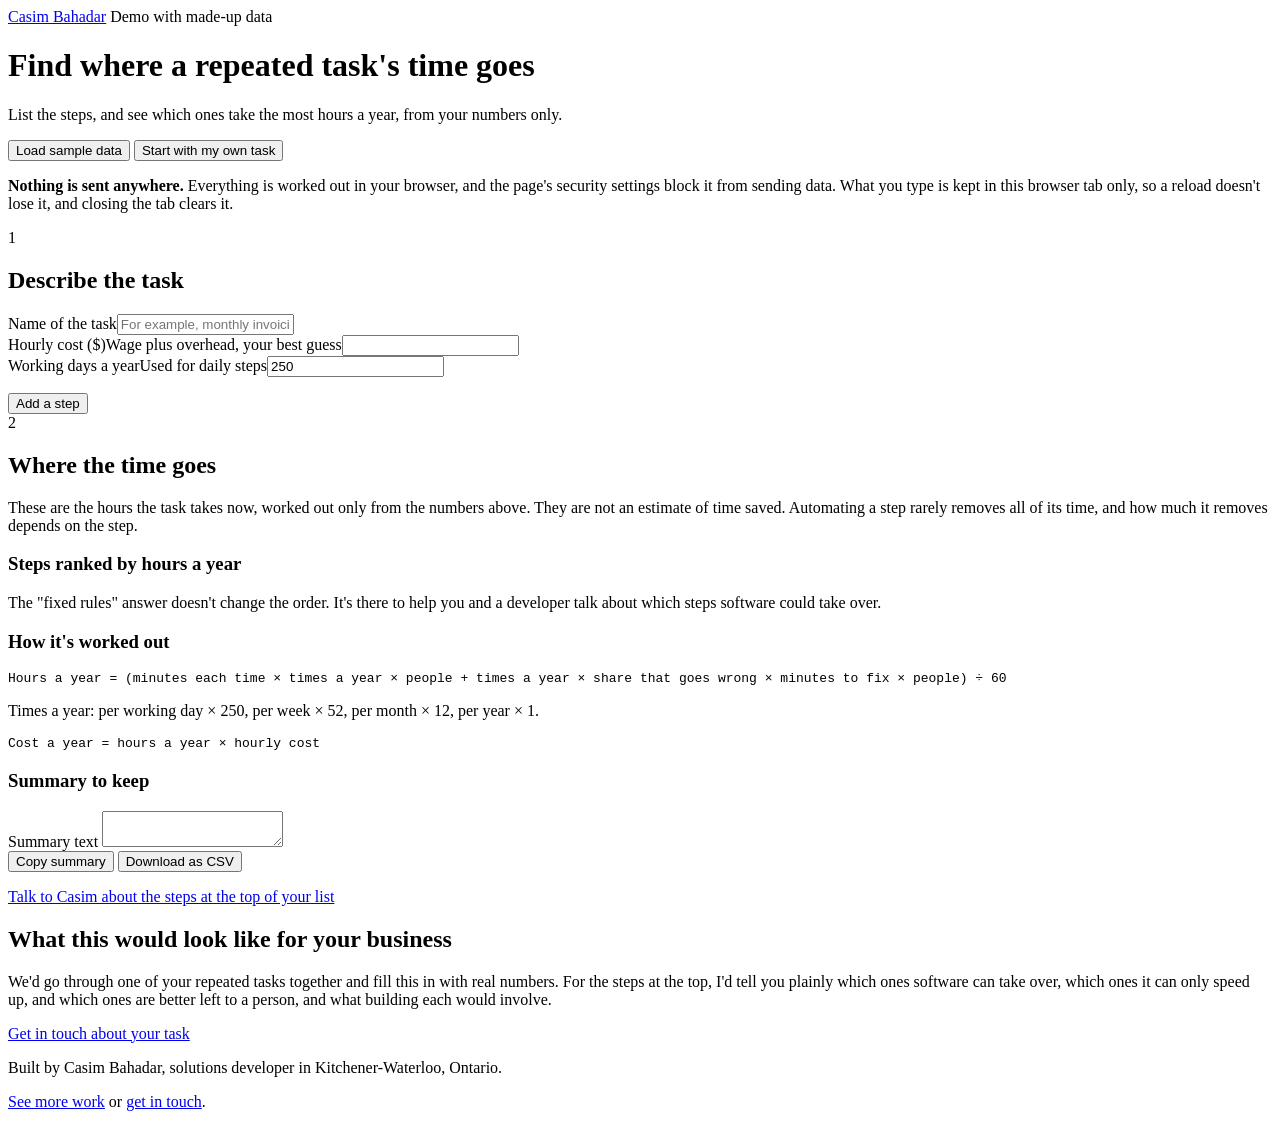
<file: body.html>
<body>
<header class="topbar">
  <div class="wrap">
    <a class="wordmark" href="https://casimbahadar.github.io/"><span class="mark" aria-hidden="true"></span>Casim Bahadar</a>
    <span class="demo-flag">Demo with made-up data</span>
  </div>
</header>

<main id="main">
  <div class="wrap intro intro-short">
    <h1>Find where a repeated task's time goes</h1>
    <p class="lede">List the steps, and see which ones take the most hours a year, from your numbers only.</p>
    <div class="actions">
      <button class="btn btn-primary" id="btn-sample" type="button">Load sample data</button>
      <button class="btn btn-quiet" id="btn-start" type="button">Start with my own task</button>
    </div>
    <div class="privacy"><p><strong>Nothing is sent anywhere.</strong> Everything is worked out in your browser, and the page's security settings block it from sending data. What you type is kept in this browser tab only, so a reload doesn't lose it, and closing the tab clears it.</p></div>
    <div class="restored" id="restored" role="status" hidden><p>Your task from earlier in this tab is back.</p><button class="btn btn-quiet" id="btn-fresh" type="button">Start a new blank task</button></div>
  </div>

  <section class="wrap step" aria-labelledby="h-steps">
    <div class="step-head"><span class="step-num" aria-hidden="true">1</span><h2 id="h-steps" tabindex="-1">Describe the task</h2></div>
    <div class="settings">
      <div class="field"><label for="f-process">Name of the task</label><input type="text" id="f-process" autocomplete="off" placeholder="For example, monthly invoicing"></div>
      <div class="field"><label for="f-rate">Hourly cost ($)</label><span class="help" id="h-rate">Wage plus overhead, your best guess</span><input type="text" id="f-rate" inputmode="decimal" autocomplete="off" aria-describedby="h-rate e-rate"><span class="err" id="e-rate"></span></div>
      <div class="field"><label for="f-days">Working days a year</label><span class="help" id="h-days">Used for daily steps</span><input type="text" id="f-days" inputmode="numeric" autocomplete="off" value="250" aria-describedby="h-days e-days"><span class="err" id="e-days"></span></div>
    </div>
    <ol class="steps" id="steps"></ol>
    <div class="undo" id="undo" hidden><p id="undo-text"></p><button class="btn btn-quiet" id="btn-undo" type="button">Undo</button></div>
    <div class="actions" style="max-width: 40rem"><button class="btn btn-quiet" id="btn-add" type="button">Add a step</button></div>
  </section>

  <section class="wrap step" aria-labelledby="h-results">
    <div class="step-head"><span class="step-num" aria-hidden="true">2</span><h2 id="h-results" tabindex="-1">Where the time goes</h2></div>
    <p class="total-line" id="total" aria-live="polite"></p>
    <div class="excluded" id="excluded" hidden></div>
    <div class="honest" style="margin-top: var(--s4)"><p>These are the hours the task takes now, worked out only from the numbers above. They are not an estimate of time saved. Automating a step rarely removes all of its time, and how much it removes depends on the step.</p></div>

    <h3>Steps ranked by hours a year</h3>
    <p class="small muted">The "fixed rules" answer doesn't change the order. It's there to help you and a developer talk about which steps software could take over.</p>
    <ol class="ranked" id="ranked"></ol>

    <h3>How it's worked out</h3>
    <div class="formula" id="formula">
      <p><code>Hours a year = (minutes each time × times a year × people + times a year × share that goes wrong × minutes to fix × people) ÷ 60</code></p>
      <p>Times a year: per working day × <span id="days-echo">250</span>, per week × 52, per month × 12, per year × 1.</p>
      <p><code>Cost a year = hours a year × hourly cost</code></p>
      <p id="worked"></p>
    </div>

    <h3>Summary to keep</h3>
    <label class="block" for="summary">Summary text</label>
    <textarea class="summary-box" id="summary" readonly></textarea>
    <div class="actions">
      <button class="btn btn-primary" id="btn-copy" type="button">Copy summary</button>
      <button class="btn btn-quiet" id="btn-csv" type="button">Download as CSV</button>
    </div>
    <p class="small muted" id="copied" role="status"></p>
    <p><a href="https://casimbahadar.github.io/contact.html">Talk to Casim about the steps at the top of your list</a></p>
    <p class="sr-only" id="announce" aria-live="polite"></p>
  </section>

  <aside class="wrap biz" aria-labelledby="h-biz">
    <div class="biz-box">
      <h2 id="h-biz">What this would look like for your business</h2>
      <p>We'd go through one of your repeated tasks together and fill this in with real numbers. For the steps at the top, I'd tell you plainly which ones software can take over, which ones it can only speed up, and which ones are better left to a person, and what building each would involve.</p>
      <p><a href="https://casimbahadar.github.io/contact.html">Get in touch about your task</a></p>
    </div>
  </aside>
</main>

<footer>
  <div class="wrap">
    <p>Built by Casim Bahadar, solutions developer in Kitchener-Waterloo, Ontario.</p>
    <p><a href="https://casimbahadar.github.io/work.html">See more work</a> or <a href="https://casimbahadar.github.io/contact.html">get in touch</a>.</p>
  </div>
</footer>
</file>
